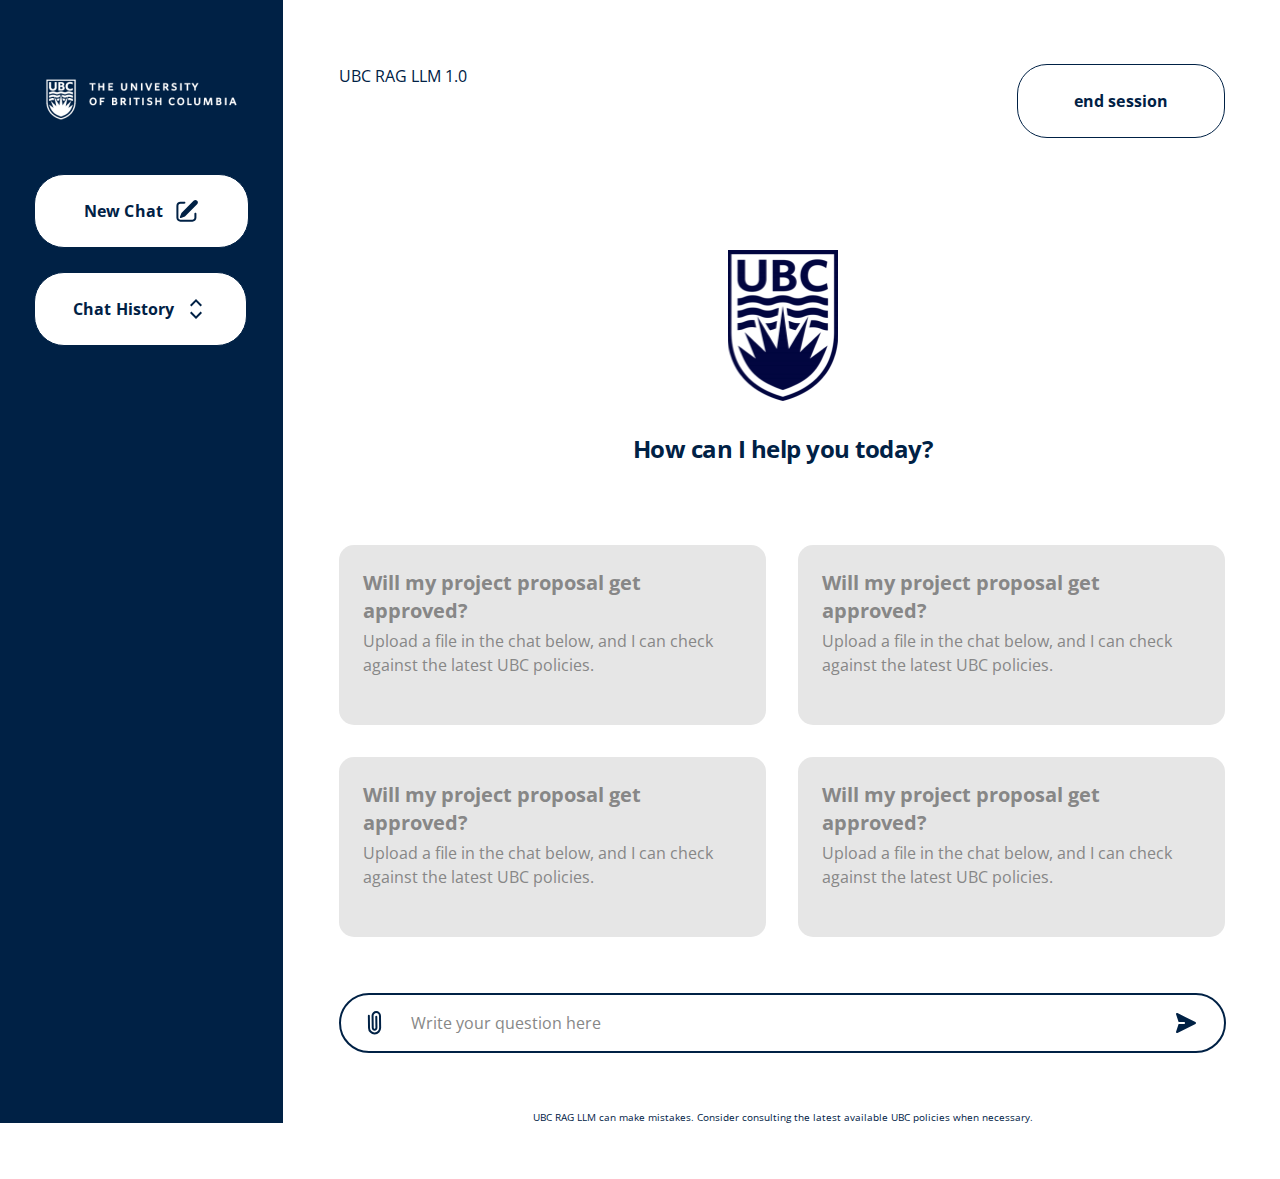
<file: app/test/index.html>
<!DOCTYPE html>
<html>
  <head>
    <meta charset="utf-8" />
    <meta name="viewport" content="initial-scale=1, width=device-width" />

    <link rel="stylesheet" href="./global.css" />
    <link rel="stylesheet" href="./index.css" />
    <link
      rel="stylesheet"
      href="https://fonts.googleapis.com/css2?family=Open Sans:wght@400;700&display=swap"
    />
  </head>
  <body>
    <div class="empty-state-test">
      <div class="sidebar">
        <img
          class="ubc-logo-2018-narrowsig-white-icon"
          loading="eager"
          alt=""
          src="./public/ubclogo2018narrowsigwhitergb72-1@2x.png"
        />

        <div class="frame-button-secondary">
          <button class="button-secondary" id="buttonSecondary">
            <div class="content">
              <b class="text">New Chat</b>
              <img class="icon" alt="" src="./public/icon.svg" />
            </div>
          </button>
          <button class="button-secondary1" id="buttonSecondary1">
            <div class="content1">
              <b class="text1">Chat History</b>
              <img class="icon1" alt="" src="./public/icon-1.svg" />
            </div>
          </button>
        </div>
      </div>
      <main class="main-content">
        <section class="u-b-c-r-a-g-l-l-m-frame">
          <div class="ubc-rag-llm">UBC RAG LLM 1.0</div>
          <button class="button-secondary2" id="buttonSecondary2">
            <div class="content2">
              <b class="frame-u-b">end session</b>
              <div class="icon2">
                <div class="icon-placeholder"></div>
              </div>
            </div>
          </button>
        </section>
        <div class="u-b-clogocrest-instance">
          <div class="ubc-logo-crest-xl">
            <img
              class="ubc-logo-crest-icon"
              loading="eager"
              alt=""
              src="./public/ubclogocrest@2x.png"
            />
          </div>
          <h3 class="how-can-i">How can I help you today?</h3>
        </div>
        <section class="cards">
          <div class="row-1">
            <div class="card">
              <b class="heading">Will my project proposal get approved?</b>
              <div class="body-copy">
                Upload a file in the chat below, and I can check against the
                latest UBC policies.
              </div>
            </div>
            <div class="card1">
              <b class="heading1">Will my project proposal get approved?</b>
              <div class="body-copy1">
                Upload a file in the chat below, and I can check against the
                latest UBC policies.
              </div>
            </div>
          </div>
          <div class="row-2">
            <div class="card2">
              <b class="heading2">Will my project proposal get approved?</b>
              <div class="body-copy2">
                Upload a file in the chat below, and I can check against the
                latest UBC policies.
              </div>
            </div>
            <div class="card3">
              <b class="heading3">Will my project proposal get approved?</b>
              <div class="body-copy3">
                Upload a file in the chat below, and I can check against the
                latest UBC policies.
              </div>
            </div>
          </div>
        </section>
        <footer class="search-bar">
          <div class="submit-button-instance">
            <img
              class="attach-button-icon"
              loading="eager"
              alt=""
              src="./public/attachbutton.svg"
            />

            <div class="write-your-question">Write your question here</div>
          </div>
          <img
            class="submit-button-icon"
            loading="eager"
            alt=""
            src="./public/submitbutton.svg"
          />
        </footer>
        <div class="disclaimer">
          UBC RAG LLM can make mistakes. Consider consulting the latest
          available UBC policies when necessary.
        </div>
      </main>
    </div>

    <script>
      var buttonSecondary = document.getElementById("buttonSecondary");
      if (buttonSecondary) {
        buttonSecondary.addEventListener("click", function () {
          window.open("https://www.animaapp.com");
        });
      }
      
      var buttonSecondary1 = document.getElementById("buttonSecondary1");
      if (buttonSecondary1) {
        buttonSecondary1.addEventListener("click", function () {
          window.open("https://www.animaapp.com");
        });
      }
      
      var buttonSecondary2 = document.getElementById("buttonSecondary2");
      if (buttonSecondary2) {
        buttonSecondary2.addEventListener("click", function () {
          window.open("https://www.animaapp.com");
        });
      }
      </script>
  </body>
</html>
</file>
<file: app/test/global.css>
body {
  margin: 0;
  line-height: normal;
}

:root {
  /* fonts */
  --caption: "Open Sans";

  /* font sizes */
  --caption-size: 10px;
  --body-1-size: 16px;
  --h4-size: 20px;
  --h3-size: 24px;

  /* Colors */
  --white: #fff;
  --gray-2: #878787;
  --ubc-blue-1: #002145;
  --gray-1: #e6e6e6;

  /* Gaps */
  --gap-37xl: 56px;
  --gap-xl: 20px;
  --gap-13xl: 32px;
  --gap-0: 0px;
  --gap-9xs: 4px;
  --gap-21xl: 40px;

  /* Paddings */
  --padding-11xs: 2px;
  --padding-45xl: 64px;
  --padding-35xl: 54px;
  --padding-8xl: 27px;
  --padding-23xl: 42px;
  --padding-base: 16px;
  --padding-12xs: 1px;
  --padding-5xl: 24px;
  --padding-29xl: 48px;

  /* Border radiuses */
  --br-11xl: 30px;
  --br-mini: 15px;
}
</file>
<file: app/test/index.css>
.ubc-logo-2018-narrowsig-white-icon {
  align-self: stretch;
  height: 69px;
  position: relative;
  max-width: 100%;
  overflow: hidden;
  flex-shrink: 0;
  object-fit: cover;
}
.icon,
.text {
  position: relative;
}
.text {
  font-size: var(--body-1-size);
  letter-spacing: 0.1px;
  line-height: 24px;
  font-family: var(--caption);
  color: var(--ubc-blue-1);
  text-align: center;
}
.icon {
  height: 24px;
  width: 24px;
  overflow: hidden;
  flex-shrink: 0;
  min-height: 24px;
}
.button-secondary,
.content {
  display: flex;
  flex-direction: row;
}
.content {
  align-items: flex-start;
  justify-content: flex-start;
  padding: 0 25px;
  gap: 0 12px;
}
.button-secondary {
  cursor: pointer;
  border: 1px solid var(--ubc-blue-1);
  padding: var(--padding-5xl);
  background-color: var(--white);
  border-radius: var(--br-11xl);
  align-items: center;
  justify-content: center;
}
.icon1,
.text1 {
  position: relative;
}
.text1 {
  font-size: var(--body-1-size);
  letter-spacing: 0.1px;
  line-height: 24px;
  font-family: var(--caption);
  color: var(--ubc-blue-1);
  text-align: center;
}
.icon1 {
  height: 24px;
  width: 24px;
  overflow: hidden;
  flex-shrink: 0;
  min-height: 24px;
}
.button-secondary1,
.content1 {
  display: flex;
  flex-direction: row;
}
.content1 {
  align-items: flex-start;
  justify-content: flex-start;
  padding: 0 14px;
  gap: 0 10px;
}
.button-secondary1 {
  cursor: pointer;
  border: 1px solid var(--ubc-blue-1);
  padding: var(--padding-5xl);
  background-color: var(--white);
  border-radius: var(--br-11xl);
  align-items: center;
  justify-content: center;
}
.frame-button-secondary,
.sidebar {
  display: flex;
  flex-direction: column;
  align-items: flex-start;
  justify-content: flex-start;
  gap: 24px 0;
}
.sidebar {
  width: 283px;
  background-color: var(--ubc-blue-1);
  border: 1px solid var(--ubc-blue-1);
  box-sizing: border-box;
  overflow: hidden;
  flex-shrink: 0;
  align-items: center;
  padding: var(--padding-45xl) 31px 776px;
  gap: 40px 0;
}
.frame-u-b,
.ubc-rag-llm {
  position: relative;
  line-height: 24px;
}
.frame-u-b {
  font-size: var(--body-1-size);
  letter-spacing: 0.1px;
  font-family: var(--caption);
  color: var(--ubc-blue-1);
  text-align: center;
}
.icon-placeholder {
  position: absolute;
  height: 100%;
  width: 100%;
  top: 0;
  right: 0;
  bottom: 0;
  left: 0;
  border-radius: 3px;
  background-color: rgba(198, 46, 236, 0.2);
  border: 1.5px dashed #c62eec;
  box-sizing: border-box;
}
.icon2 {
  height: 24px;
  width: 24px;
  position: relative;
  display: none;
}
.content2 {
  display: flex;
  flex-direction: row;
  align-items: flex-start;
  justify-content: flex-start;
  padding: 0 20px;
  gap: 0 16px;
}
.button-secondary2,
.u-b-c-r-a-g-l-l-m-frame {
  display: flex;
  flex-direction: row;
  box-sizing: border-box;
}
.button-secondary2 {
  cursor: pointer;
  border: 1px solid var(--ubc-blue-1);
  padding: var(--padding-5xl);
  background-color: var(--white);
  width: 208px;
  border-radius: var(--br-11xl);
  align-items: center;
  justify-content: center;
}
.u-b-c-r-a-g-l-l-m-frame {
  width: 1163px;
  flex-wrap: wrap;
  align-items: flex-start;
  justify-content: space-between;
  padding: 0 var(--padding-12xs) var(--padding-5xl) 0;
  gap: var(--gap-xl);
  max-width: 100%;
  text-align: left;
  font-size: var(--body-1-size);
  color: var(--ubc-blue-1);
  font-family: var(--caption);
}
.ubc-logo-crest-icon {
  height: 151px;
  flex: 1;
  position: relative;
  max-width: 100%;
  overflow: hidden;
  object-fit: cover;
}
.ubc-logo-crest-xl {
  width: 174px;
  background-color: var(--white);
  overflow: hidden;
  display: flex;
  flex-direction: row;
  align-items: flex-start;
  justify-content: flex-start;
  padding: 32px;
  box-sizing: border-box;
}
.how-can-i {
  margin: 0;
  position: relative;
  font-size: inherit;
  letter-spacing: -0.5px;
  line-height: 32px;
  font-weight: 700;
  font-family: inherit;
}
.u-b-clogocrest-instance {
  display: flex;
  flex-direction: column;
  align-items: center;
  justify-content: flex-start;
  padding: 0 0 var(--padding-5xl);
}
.body-copy,
.heading {
  align-self: stretch;
  position: relative;
  line-height: 28px;
}
.body-copy {
  font-size: var(--body-1-size);
  line-height: 24px;
}
.card {
  flex: 1;
  border-radius: var(--br-mini);
  background-color: var(--gray-1);
  overflow: hidden;
  display: flex;
  flex-direction: column;
  align-items: flex-start;
  justify-content: flex-start;
  padding: var(--padding-5xl) var(--padding-5xl) var(--padding-29xl);
  box-sizing: border-box;
  gap: 4px 0;
  max-width: 100%;
}
.body-copy1,
.heading1 {
  align-self: stretch;
  position: relative;
  line-height: 28px;
}
.body-copy1 {
  font-size: var(--body-1-size);
  line-height: 24px;
}
.card1,
.row-1 {
  display: flex;
  align-items: flex-start;
  justify-content: flex-start;
  max-width: 100%;
}
.card1 {
  flex: 1;
  border-radius: var(--br-mini);
  background-color: var(--gray-1);
  overflow: hidden;
  flex-direction: column;
  padding: var(--padding-5xl) var(--padding-5xl) var(--padding-29xl);
  box-sizing: border-box;
  gap: 4px 0;
}
.row-1 {
  align-self: stretch;
  flex-direction: row;
  gap: 0 32px;
}
.body-copy2,
.heading2 {
  align-self: stretch;
  position: relative;
  line-height: 28px;
}
.body-copy2 {
  font-size: var(--body-1-size);
  line-height: 24px;
}
.card2 {
  flex: 1;
  border-radius: var(--br-mini);
  background-color: var(--gray-1);
  overflow: hidden;
  display: flex;
  flex-direction: column;
  align-items: flex-start;
  justify-content: flex-start;
  padding: var(--padding-5xl) var(--padding-5xl) var(--padding-29xl);
  box-sizing: border-box;
  gap: 4px 0;
  max-width: 100%;
}
.body-copy3,
.heading3 {
  align-self: stretch;
  position: relative;
  line-height: 28px;
}
.body-copy3 {
  font-size: var(--body-1-size);
  line-height: 24px;
}
.card3 {
  flex: 1;
  border-radius: var(--br-mini);
  background-color: var(--gray-1);
  overflow: hidden;
  flex-direction: column;
  padding: var(--padding-5xl) var(--padding-5xl) var(--padding-29xl);
  box-sizing: border-box;
  gap: 4px 0;
}
.card3,
.cards,
.row-2 {
  display: flex;
  align-items: flex-start;
  justify-content: flex-start;
  max-width: 100%;
}
.row-2 {
  align-self: stretch;
  flex-direction: row;
  gap: 0 32px;
}
.cards {
  width: 1163px;
  flex-direction: column;
  padding: 0 var(--padding-12xs) 0 0;
  box-sizing: border-box;
  gap: var(--gap-13xl);
  text-align: left;
  font-size: var(--h4-size);
  color: var(--gray-2);
  font-family: var(--caption);
}
.attach-button-icon {
  height: 24px;
  width: 24px;
  position: relative;
  overflow: hidden;
  flex-shrink: 0;
  min-height: 24px;
}
.write-your-question {
  position: relative;
  line-height: 24px;
}
.submit-button-instance {
  display: flex;
  flex-direction: row;
  align-items: flex-start;
  justify-content: flex-start;
  gap: 0 24px;
}
.submit-button-icon {
  height: 24px;
  width: 24px;
  position: relative;
  overflow: hidden;
  flex-shrink: 0;
  min-height: 24px;
}
.search-bar {
  width: 1163px;
  border-radius: var(--br-11xl);
  border: 2px solid var(--ubc-blue-1);
  box-sizing: border-box;
  overflow: hidden;
  display: flex;
  flex-direction: row;
  align-items: flex-start;
  justify-content: space-between;
  padding: var(--padding-base) 26px var(--padding-base) 22px;
  gap: var(--gap-xl);
  max-width: 100%;
  text-align: left;
  font-size: var(--body-1-size);
  color: var(--gray-2);
  font-family: var(--caption);
}
.disclaimer {
  position: relative;
  font-size: var(--caption-size);
  line-height: 16px;
  text-align: center;
  display: inline-block;
  max-width: 100%;
}
.empty-state-test,
.main-content {
  background-color: var(--white);
  overflow: hidden;
  display: flex;
  justify-content: flex-start;
}
.main-content {
  flex: 1;
  flex-direction: column;
  align-items: center;
  padding: var(--padding-45xl) var(--padding-35xl) var(--padding-35xl);
  box-sizing: border-box;
  gap: 56px 0;
  max-width: calc(100% - 285px);
  text-align: left;
  font-size: var(--h3-size);
  color: var(--ubc-blue-1);
  font-family: var(--caption);
}
.empty-state-test {
  width: 100%;
  position: relative;
  flex-direction: row;
  align-items: flex-start;
  gap: 0 2px;
  letter-spacing: normal;
}
@media screen and (max-width: 1200px) {
  .main-content {
    padding-left: var(--padding-8xl);
    padding-right: var(--padding-8xl);
    box-sizing: border-box;
  }
}
@media screen and (max-width: 1050px) {
  .sidebar {
    display: none;
    padding-top: var(--padding-23xl);
    padding-bottom: 504px;
    box-sizing: border-box;
  }
  .row-1,
  .row-2 {
    flex-wrap: wrap;
  }
  .main-content {
    padding-top: var(--padding-23xl);
    padding-bottom: 35px;
    box-sizing: border-box;
    max-width: 100%;
  }
  .empty-state-test {
    padding-left: var(--padding-11xs);
    padding-right: var(--padding-11xs);
    box-sizing: border-box;
  }
}
@media screen and (max-width: 750px) {
  .row-1,
  .row-2 {
    gap: 0 32px;
  }
  .cards {
    gap: var(--gap-13xl);
  }
  .main-content {
    gap: 56px 0;
  }
}
@media screen and (max-width: 450px) {
  .sidebar {
    gap: 40px 0;
    padding-top: var(--padding-8xl);
    padding-bottom: 328px;
    box-sizing: border-box;
  }
  .how-can-i {
    font-size: 19px;
    line-height: 26px;
  }
  .heading,
  .heading1,
  .heading2,
  .heading3 {
    font-size: var(--body-1-size);
    line-height: 22px;
  }
  .main-content {
    padding-top: var(--padding-8xl);
    padding-bottom: 23px;
    box-sizing: border-box;
  }
}
</file>
